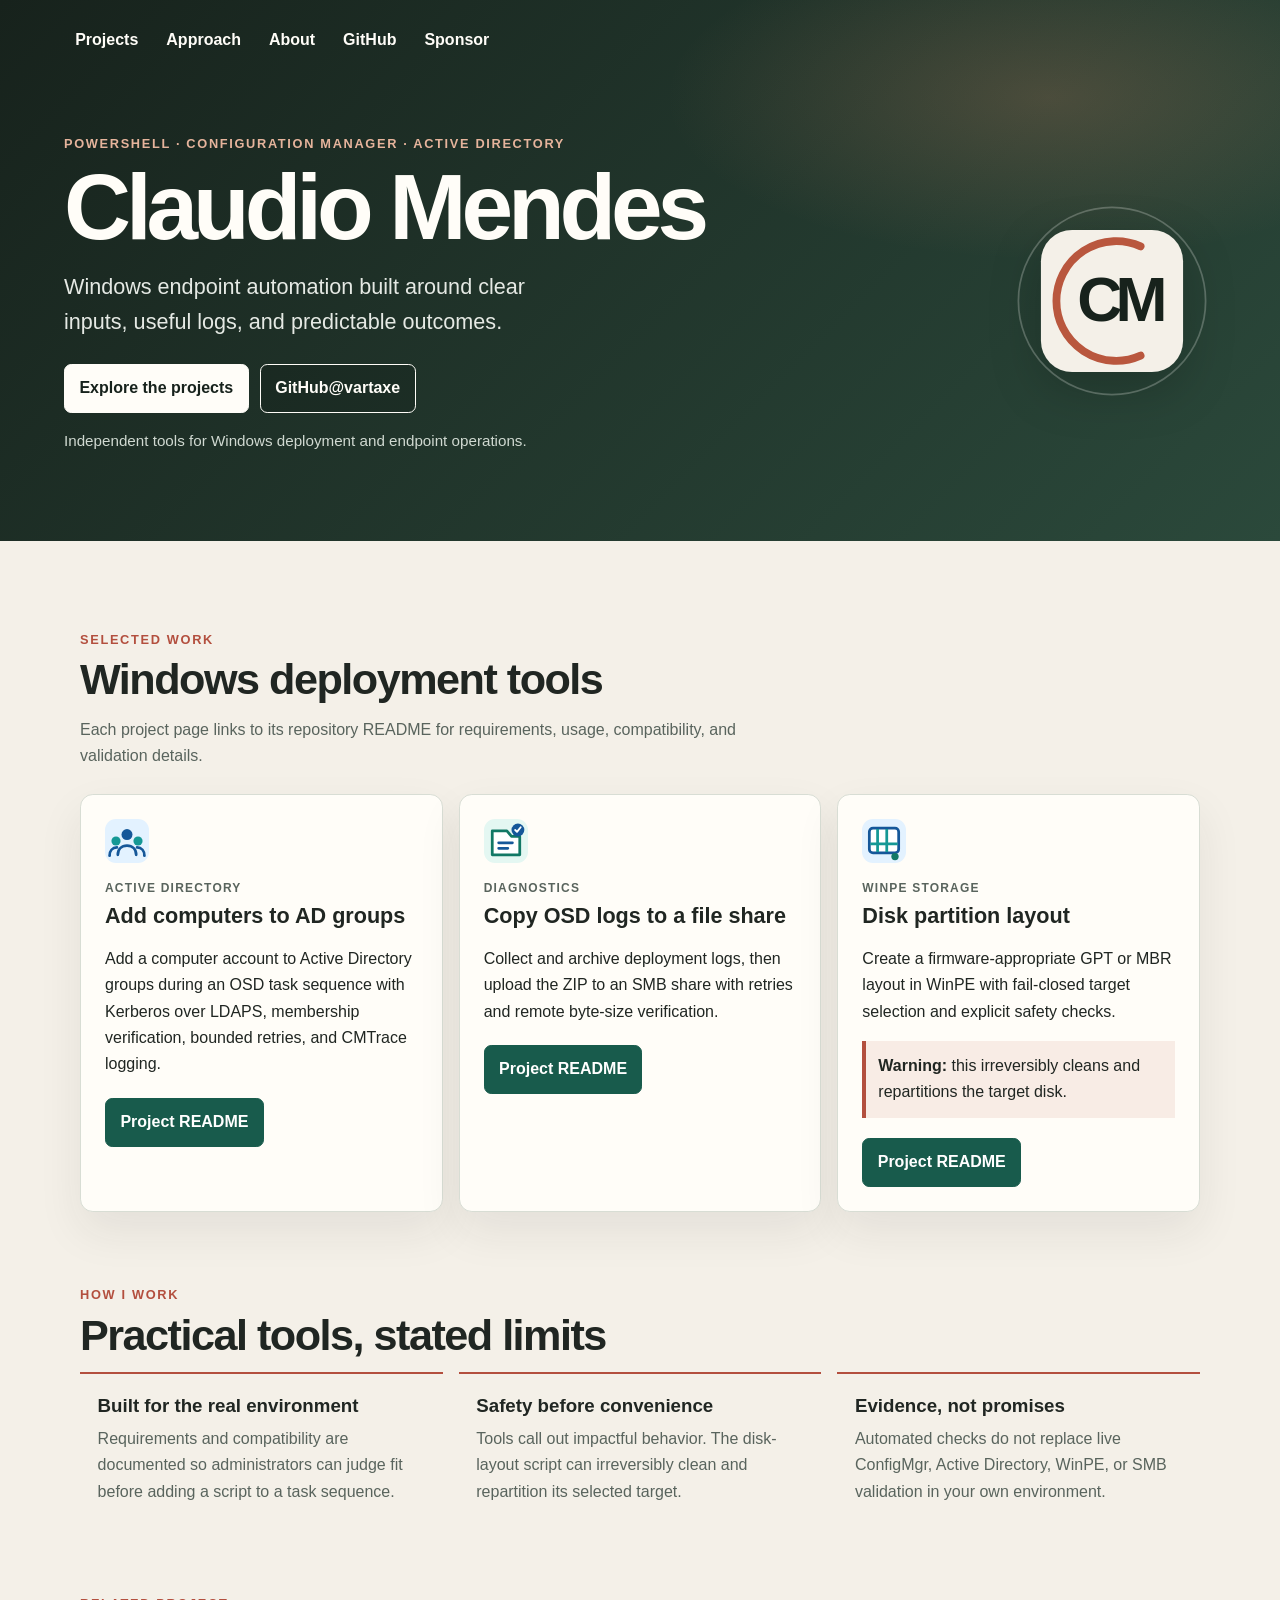
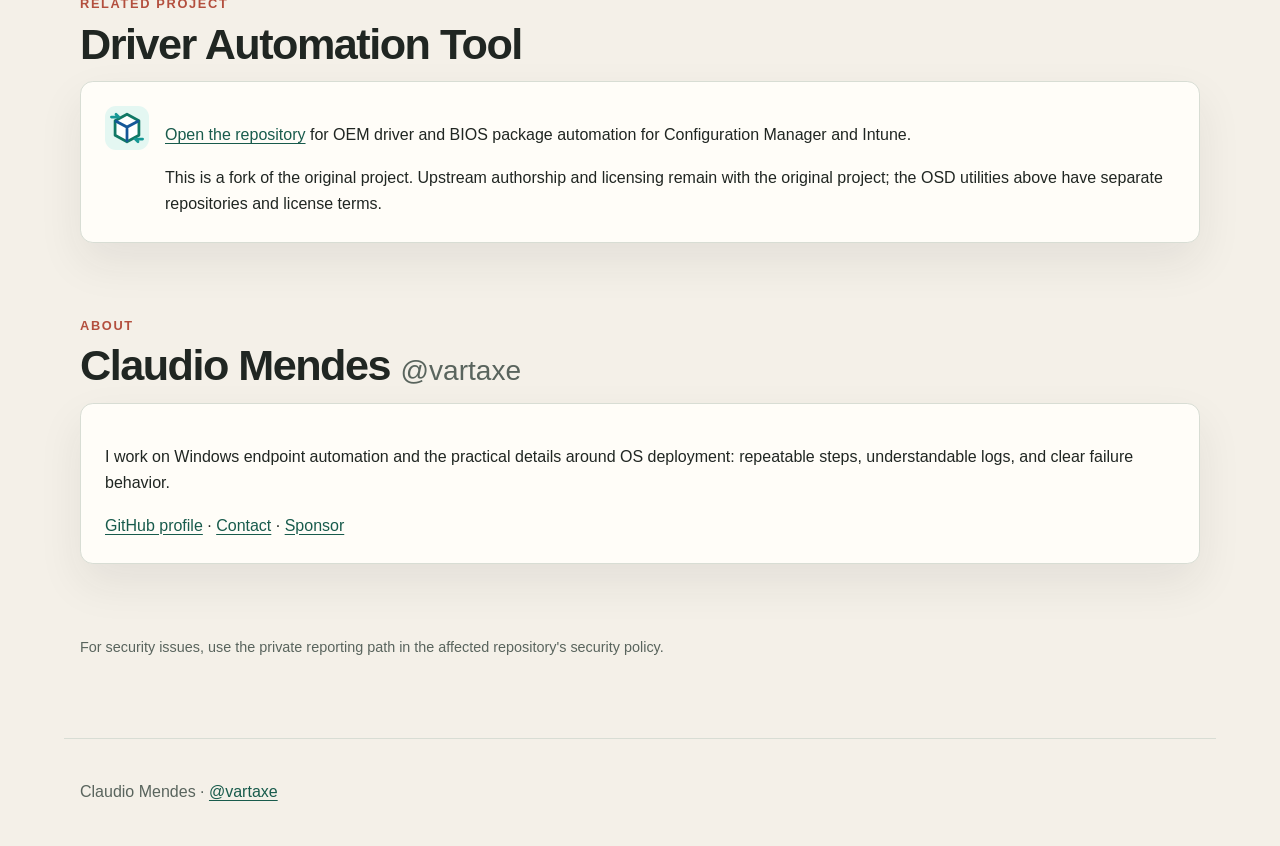
<file: index.html>
<!DOCTYPE html>
<html lang="en">
<head>
  <meta charset="utf-8">
  <meta name="viewport" content="width=device-width, initial-scale=1">
  <meta name="color-scheme" content="light dark">
  <meta name="theme-color" content="#f4f0e8" media="(prefers-color-scheme: light)">
  <meta name="theme-color" content="#151b18" media="(prefers-color-scheme: dark)">
  <meta name="referrer" content="no-referrer">
  <meta http-equiv="Content-Security-Policy" content="default-src 'none'; img-src 'self'; style-src 'self'; base-uri 'none'; form-action 'none'; upgrade-insecure-requests">
  <title>Claudio Mendes | Windows endpoint automation</title>
  <meta name="description" content="PowerShell tools for Windows endpoint automation, Configuration Manager deployment, and Active Directory.">
  <link rel="canonical" href="https://vartaxe.github.io/">
  <link rel="icon" href="assets/favicon.svg" type="image/svg+xml">
  <link rel="stylesheet" href="style.css">
</head>
<body>
  <a class="skip-link" href="#main-content">Skip to content</a>
  <header>
    <div>
      <nav aria-label="Site navigation">
        <a href="#projects">Projects</a>
        <a href="#approach">Approach</a>
        <a href="#about">About</a>
        <a href="https://github.com/vartaxe">GitHub</a>
        <a href="https://github.com/sponsors/vartaxe">Sponsor</a>
      </nav>
      <div class="hero">
        <div class="hero-copy">
          <p class="eyebrow">PowerShell · Configuration Manager · Active Directory</p>
          <h1>Claudio Mendes</h1>
          <p class="tagline">Windows endpoint automation built around clear inputs, useful logs, and predictable outcomes.</p>
          <div class="hero-actions">
            <a class="button button-primary" href="#projects">Explore the projects</a>
            <a class="button" href="https://github.com/vartaxe">GitHub <span translate="no">@vartaxe</span></a>
          </div>
          <p class="hero-note">Independent tools for Windows deployment and endpoint operations.</p>
        </div>
        <img class="brand-mark" src="assets/brand-mark.svg" alt="" width="240" height="240" aria-hidden="true" fetchpriority="high">
      </div>
    </div>
  </header>
  <main id="main-content" tabindex="-1">
    <section aria-labelledby="projects">
      <p class="section-label">Selected work</p>
      <h2 id="projects">Windows deployment tools</h2>
      <p class="section-intro">Each project page links to its repository README for requirements, usage, compatibility, and validation details.</p>
      <div class="grid">
        <section class="card" aria-labelledby="ad-title">
          <img class="card-icon" src="assets/ad-groups.svg" alt="" width="48" height="48" aria-hidden="true">
          <p class="card-kicker">Active Directory</p>
          <h3 id="ad-title">Add computers to AD groups</h3>
          <p>Add a computer account to Active Directory groups during an OSD task sequence with Kerberos over LDAPS, membership verification, bounded retries, and CMTrace logging.</p>
          <p class="card-links"><a href="https://github.com/vartaxe/ConfigMgr-OSD-AddComputerToADGroup#readme">Project README</a></p>
        </section>
        <section class="card" aria-labelledby="logs-title">
          <img class="card-icon" src="assets/osd-logs.svg" alt="" width="48" height="48" aria-hidden="true">
          <p class="card-kicker">Diagnostics</p>
          <h3 id="logs-title">Copy OSD logs to a file share</h3>
          <p>Collect and archive deployment logs, then upload the ZIP to an SMB share with retries and remote byte-size verification.</p>
          <p class="card-links"><a href="https://github.com/vartaxe/ConfigMgr-OSD-CopyOSDLogToFileShare#readme">Project README</a></p>
        </section>
        <section class="card" aria-labelledby="disk-title">
          <img class="card-icon" src="assets/disk-layout.svg" alt="" width="48" height="48" aria-hidden="true">
          <p class="card-kicker">WinPE storage</p>
          <h3 id="disk-title">Disk partition layout</h3>
          <p>Create a firmware-appropriate GPT or MBR layout in WinPE with fail-closed target selection and explicit safety checks.</p>
          <p class="warning"><strong>Warning:</strong> this irreversibly cleans and repartitions the target disk.</p>
          <p class="card-links"><a href="https://github.com/vartaxe/ConfigMgr-OSD-DiskPartitionLayout#readme">Project README</a></p>
        </section>
      </div>
    </section>
    <section id="approach" aria-labelledby="approach-title">
      <p class="section-label">How I work</p>
      <h2 id="approach-title">Practical tools, stated limits</h2>
      <div class="principles">
        <article class="principle">
          <h3>Built for the real environment</h3>
          <p>Requirements and compatibility are documented so administrators can judge fit before adding a script to a task sequence.</p>
        </article>
        <article class="principle">
          <h3>Safety before convenience</h3>
          <p>Tools call out impactful behavior. The disk-layout script can irreversibly clean and repartition its selected target.</p>
        </article>
        <article class="principle">
          <h3>Evidence, not promises</h3>
          <p>Automated checks do not replace live ConfigMgr, Active Directory, WinPE, or SMB validation in your own environment.</p>
        </article>
      </div>
    </section>
    <section aria-labelledby="related-title">
      <p class="section-label">Related project</p>
      <h2 id="related-title">Driver Automation Tool</h2>
      <div class="card related-card">
        <img class="card-icon" src="assets/driver-automation.svg" alt="" width="48" height="48" aria-hidden="true">
        <div>
          <p><a href="https://github.com/vartaxe/DriverAutomationTool">Open the repository</a> for OEM driver and BIOS package automation for Configuration Manager and Intune.</p>
          <p>This is a fork of the original project. Upstream authorship and licensing remain with the original project; the OSD utilities above have separate repositories and license terms.</p>
        </div>
      </div>
    </section>
    <section id="about" aria-labelledby="about-title">
      <p class="section-label">About</p>
      <h2 id="about-title">Claudio Mendes <span class="handle" translate="no">@vartaxe</span></h2>
      <div class="card">
        <p>I work on Windows endpoint automation and the practical details around OS deployment: repeatable steps, understandable logs, and clear failure behavior.</p>
        <p><a href="https://github.com/vartaxe">GitHub profile</a> · <a href="mailto:vartaxe@outlook.com">Contact</a> · <a href="https://github.com/sponsors/vartaxe">Sponsor</a></p>
      </div>
    </section>
    <p class="site-note">For security issues, use the private reporting path in the affected repository's security policy.</p>
  </main>
  <footer>
    <p>Claudio Mendes · <a href="https://github.com/vartaxe">@vartaxe</a></p>
  </footer>
</body>
</html>
</file>
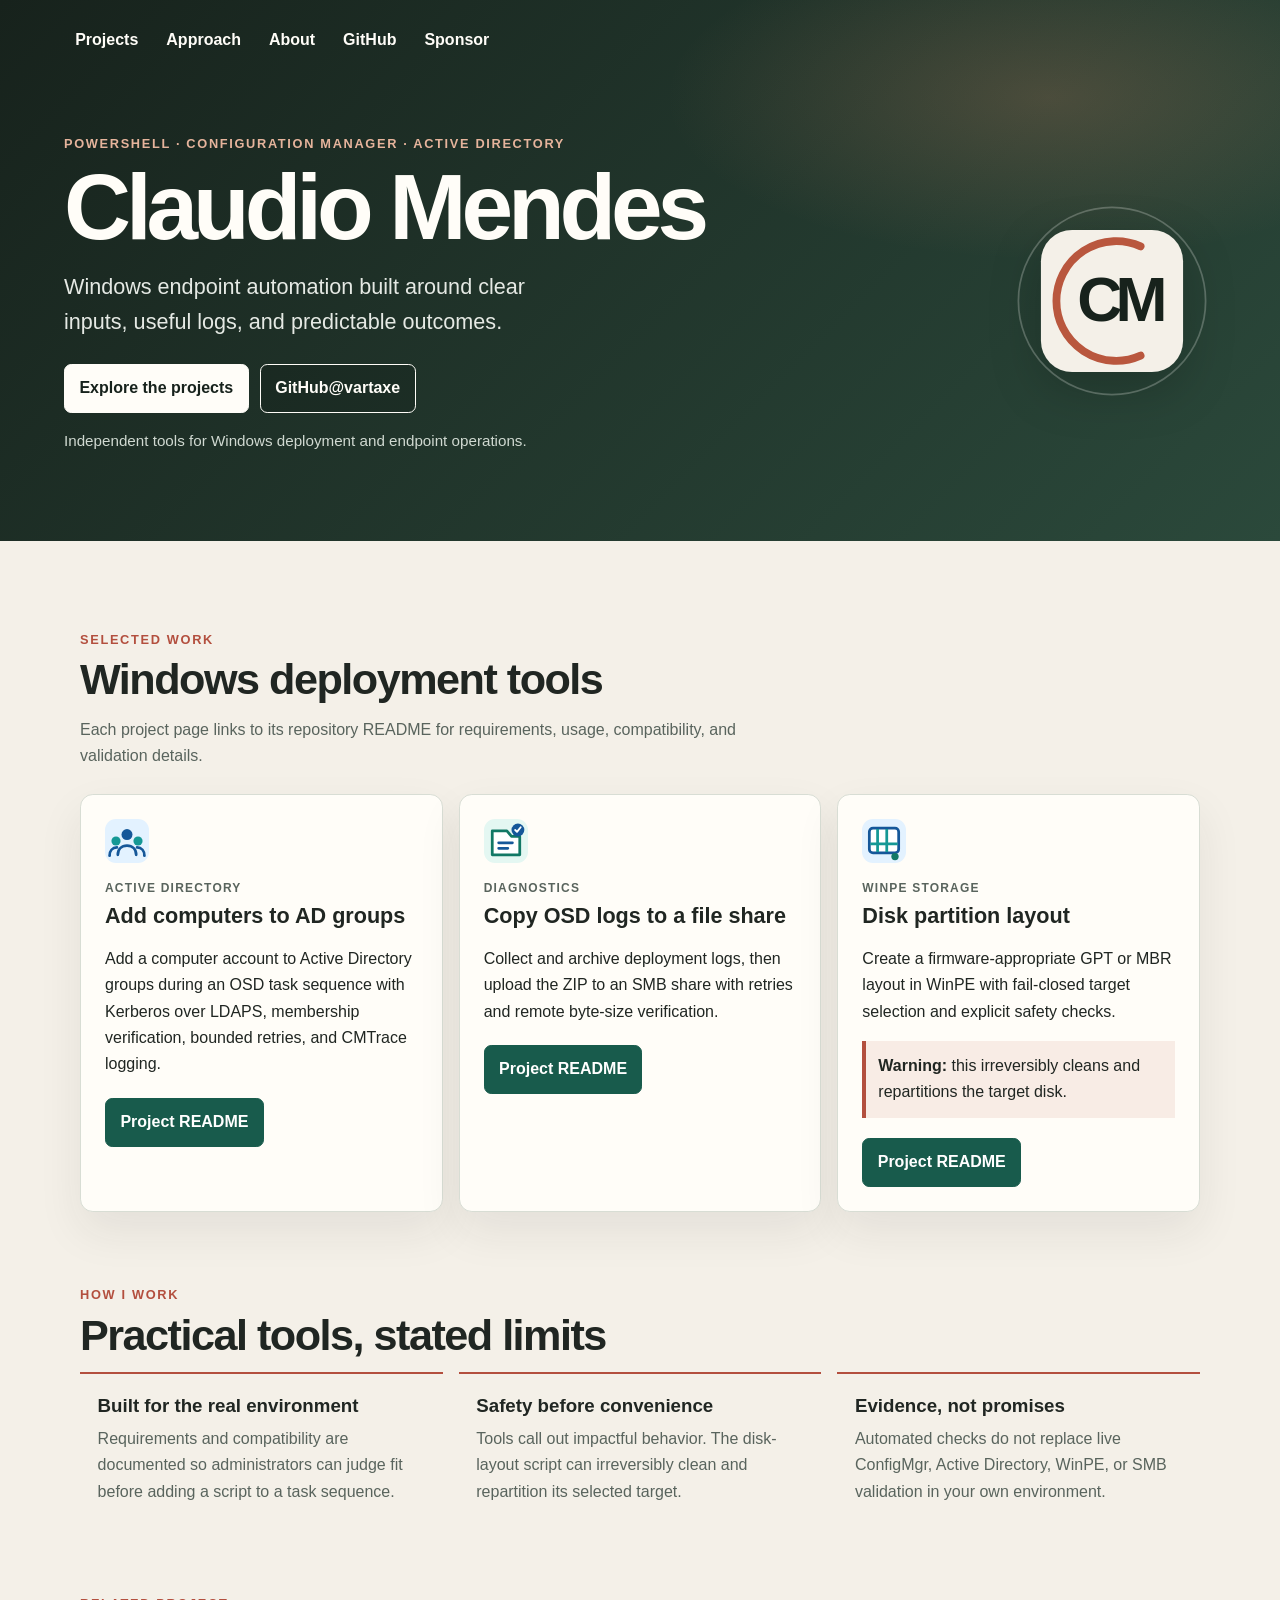
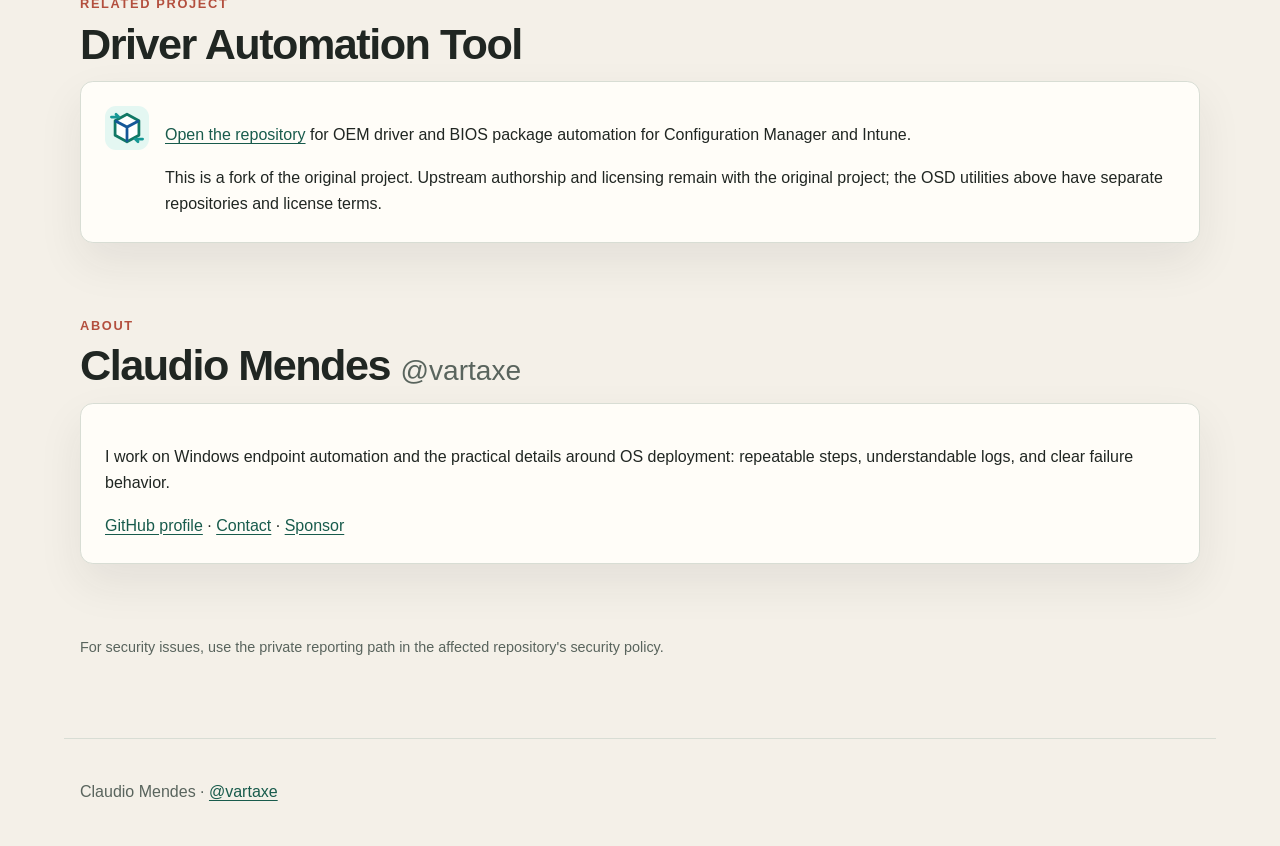
<file: ConfigMgr-OSD/index.html>
<!doctype html>
<html lang="en">
  <head>
    <meta charset="utf-8">
    <meta name="viewport" content="width=device-width, initial-scale=1">
    <meta http-equiv="refresh" content="0; url=https://vartaxe.github.io/">
    <link rel="canonical" href="https://vartaxe.github.io/">
    <title>ConfigMgr OSD hub moved</title>
  </head>
  <body>
    <main>
      <h1>ConfigMgr OSD hub moved</h1>
      <p>The current project hub is
        <a href="https://vartaxe.github.io/">vartaxe.github.io</a>.</p>
    </main>
  </body>
</html>
</file>
<file: style.css>
:root {
  color-scheme: light dark;
  --bg: #f4f0e8;
  --panel: #fffdf8;
  --text: #202622;
  --muted: #59645d;
  --link: #185b4c;
  --on-link: #ffffff;
  --border: #d8ddd4;
  --accent: #b34f3e;
  --focus: #185b4c;
  --shadow: 0 1.2rem 2.8rem rgba(34, 44, 37, 0.08);
}

* {
  box-sizing: border-box;
}

html {
  scroll-behavior: smooth;
}

body {
  margin: 0;
  background: var(--bg);
  color: var(--text);
  font-family: "Segoe UI", Arial, sans-serif;
  line-height: 1.65;
  overflow-wrap: break-word;
}

a {
  color: var(--link);
  text-underline-offset: 0.2em;
  touch-action: manipulation;
}

a:hover {
  text-decoration-thickness: 0.15em;
}

a:focus-visible {
  outline: 3px solid var(--focus);
  outline-offset: 4px;
  border-radius: 2px;
}

.skip-link {
  position: absolute;
  top: 0;
  left: 0;
  z-index: 2;
  padding: 0.5rem 1rem;
  transform: translateY(-200%);
  background: var(--panel);
}

.skip-link:focus {
  transform: translateY(0);
}

header {
  --focus: #ffffff;
  padding: 1.25rem max(1rem, env(safe-area-inset-right)) 4.5rem max(1rem, env(safe-area-inset-left));
  color: #fffdf8;
  background:
    radial-gradient(ellipse at 82% 18%, rgba(214, 139, 102, 0.22), transparent 24rem),
    linear-gradient(135deg, #17221c, #2b493b);
}

header > div,
main,
footer {
  max-width: 72rem;
  margin: 0 auto;
}

nav {
  display: flex;
  flex-wrap: wrap;
  gap: 0.35rem;
  margin-bottom: 4.5rem;
}

nav a {
  padding: 0.45rem 0.7rem;
  color: #fffdf8;
  font-weight: 600;
  border-radius: 0.35rem;
  text-decoration: none;
}

nav a:hover {
  background: rgba(255, 255, 255, 0.12);
  text-decoration: underline;
}

.hero {
  display: grid;
  align-items: center;
  gap: 2.5rem;
}

.hero-copy {
  min-width: 0;
}

.eyebrow,
.section-label {
  margin: 0;
  font-size: 0.8rem;
  font-weight: 700;
  letter-spacing: 0.13em;
  text-transform: uppercase;
}

.eyebrow {
  color: #e6b49c;
}

h1 {
  margin: 0.5rem 0;
  font-size: clamp(3rem, 8vw, 5.8rem);
  letter-spacing: -0.055em;
  line-height: 0.98;
  text-wrap: balance;
}

h2 {
  margin: 0.35rem 0 0.75rem;
  font-size: clamp(1.9rem, 4vw, 2.7rem);
  letter-spacing: -0.035em;
  line-height: 1.15;
  scroll-margin-top: 1rem;
  text-wrap: balance;
}

h3 {
  line-height: 1.3;
  text-wrap: balance;
}

.tagline {
  max-width: 42rem;
  margin: 1rem 0 1.5rem;
  color: #e5e9e4;
  font-size: clamp(1.1rem, 2vw, 1.35rem);
  text-wrap: balance;
}

.hero-note {
  color: #d0d9d1;
  font-size: 0.95rem;
}

.brand-mark {
  display: block;
  width: min(13rem, 60vw);
  height: auto;
  margin: 0 auto;
  filter: drop-shadow(0 1rem 1.5rem rgba(0, 0, 0, 0.2));
}

.hero-actions,
.card-links {
  display: flex;
  flex-wrap: wrap;
  gap: 0.7rem;
}

.button,
.card-links a {
  display: inline-flex;
  align-items: center;
  min-height: 2.75rem;
  padding: 0.65rem 0.9rem;
  border: 1px solid currentColor;
  border-radius: 0.45rem;
  font-weight: 700;
  text-decoration: none;
}

.button {
  color: #fffdf8;
  background: rgba(0, 0, 0, 0.12);
}

.button:hover {
  background: rgba(0, 0, 0, 0.24);
}

.button-primary {
  color: #17221c;
  background: #fffdf8;
  border-color: #fffdf8;
}

.button-primary:hover {
  background: #f2d9ca;
}

main {
  padding: 1rem max(1rem, env(safe-area-inset-right)) 2rem max(1rem, env(safe-area-inset-left));
}

main > section {
  margin: 4.5rem 0;
}

.section-label {
  color: var(--accent);
}

.section-intro {
  max-width: 43rem;
  margin: 0 0 1.5rem;
  color: var(--muted);
}

.grid {
  display: grid;
  grid-template-columns: repeat(auto-fit, minmax(min(100%, 17rem), 1fr));
  gap: 1rem;
}

.card {
  min-width: 0;
  padding: 1.5rem;
  background: var(--panel);
  border: 1px solid var(--border);
  border-radius: 0.8rem;
  box-shadow: var(--shadow);
}

.card h3 {
  margin: 0.2rem 0 0.75rem;
  color: var(--text);
  font-size: 1.35rem;
}

.card p:last-child {
  margin-bottom: 0;
}

.card-icon {
  display: block;
  width: 2.75rem;
  height: 2.75rem;
}

.card-kicker {
  margin: 1rem 0 0;
  color: var(--muted);
  font-size: 0.75rem;
  font-weight: 700;
  letter-spacing: 0.1em;
  text-transform: uppercase;
}

.card-links {
  margin-top: 1.25rem;
}

.card-links a:first-child {
  color: var(--on-link);
  background: var(--link);
  border-color: var(--link);
}

.card-links a:hover {
  text-decoration: underline;
  text-underline-offset: 0.18em;
}

.warning {
  padding: 0.75rem;
  background: color-mix(in srgb, #b9573e 10%, var(--panel));
  border-left: 0.25rem solid var(--accent);
}

.callout {
  margin: 1.5rem 0;
  padding: 0.85rem 1rem;
  color: var(--text);
  background: color-mix(in srgb, var(--accent) 8%, var(--panel));
  border-left: 0.3rem solid var(--accent);
}

.principles {
  display: grid;
  grid-template-columns: repeat(auto-fit, minmax(min(100%, 14rem), 1fr));
  gap: 1rem;
}

.principle {
  padding: 1rem 1.1rem;
  border-top: 2px solid var(--accent);
}

.principle h3 {
  margin: 0.2rem 0 0.5rem;
}

.principle p {
  margin: 0;
  color: var(--muted);
}

.related-card {
  display: grid;
  grid-template-columns: auto 1fr;
  gap: 0 1rem;
}

.related-card .card-icon {
  grid-row: 1 / span 2;
}

.related-card > div {
  grid-column: 2;
}

.handle {
  color: var(--muted);
  font-size: 0.65em;
  font-weight: 500;
  letter-spacing: 0;
}

.site-note {
  color: var(--muted);
  font-size: 0.9rem;
}

footer {
  margin-top: 2rem;
  padding: 1.5rem max(1rem, env(safe-area-inset-right)) 1.5rem max(1rem, env(safe-area-inset-left));
  color: var(--muted);
  border-top: 1px solid var(--border);
}

@media (prefers-color-scheme: dark) {
  :root {
    --bg: #151b18;
    --panel: #1e2822;
    --text: #f1f2ec;
    --muted: #bbc5bc;
    --link: #a4dfc6;
    --on-link: #142019;
    --border: #3a4940;
    --accent: #e79778;
    --focus: #a4dfc6;
    --shadow: none;
  }
}

@media (min-width: 48rem) {
  .hero {
    grid-template-columns: minmax(0, 1fr) auto;
  }
}

@media (prefers-reduced-motion: reduce) {
  html {
    scroll-behavior: auto;
  }
}
</file>
